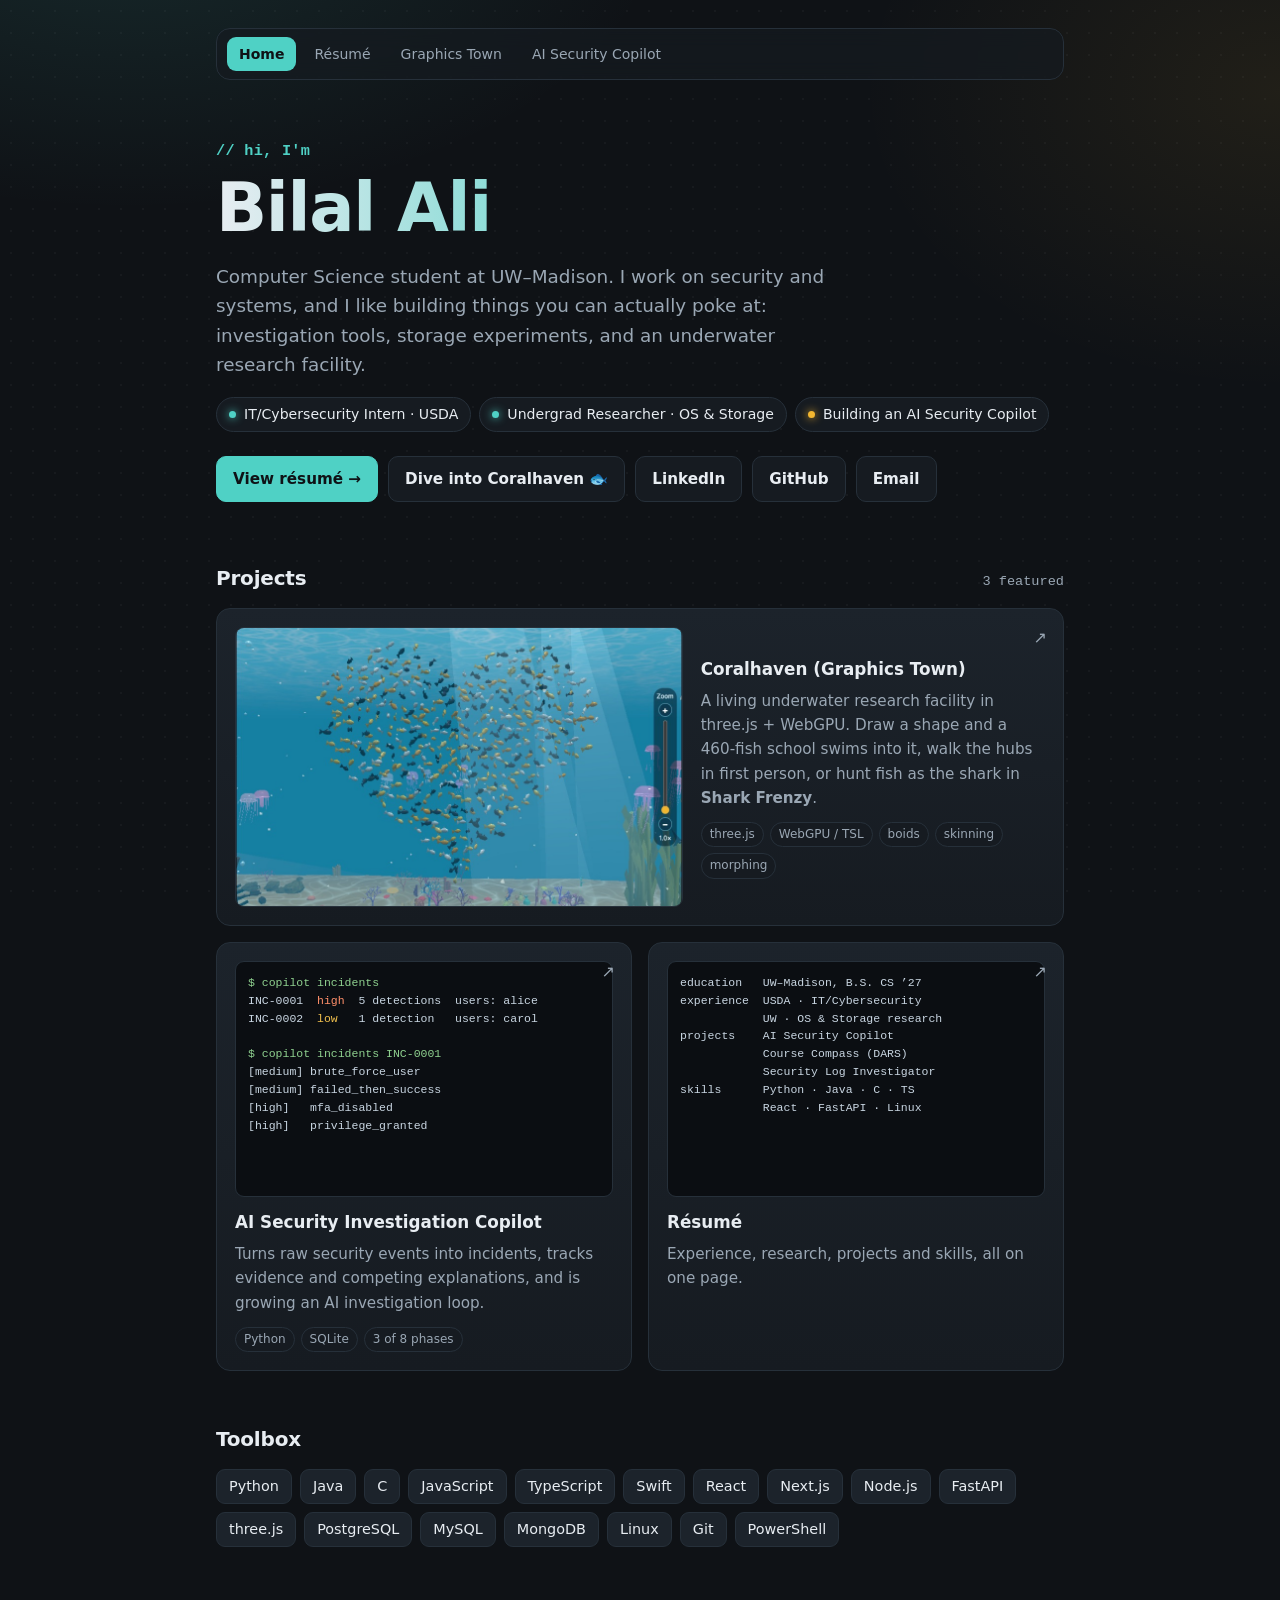
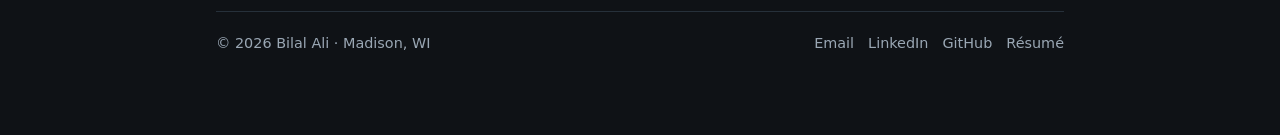
<file: index.html>
<!DOCTYPE html>
<html lang="en">
<head>
  <meta charset="utf-8" />
  <meta name="viewport" content="width=device-width, initial-scale=1" />
  <link rel="icon" href="data:," />
  <title>Bilal Ali</title>
  <meta name="description" content="Bilal Ali: Computer Science at UW–Madison, working on security and systems." />
  <link rel="stylesheet" href="assets/site.css" />
</head>
<body>
  <div class="wrap">
    <nav>
      <a href="./" aria-current="page">Home</a>
      <a href="resume/">Résumé</a>
      <a href="graphics-town/07-06-01.html">Graphics Town</a>
      <a href="ai-security-copilot/">AI Security Copilot</a>
    </nav>

    <header class="hero">
      <div class="bubbles" aria-hidden="true">
        <span style="left:6%;  animation-duration:9s;  animation-delay:0s;   width:8px;  height:8px"></span>
        <span style="left:18%; animation-duration:12s; animation-delay:3s"></span>
        <span style="left:34%; animation-duration:10s; animation-delay:6s;   width:6px;  height:6px"></span>
        <span style="left:52%; animation-duration:14s; animation-delay:1s;   width:14px; height:14px"></span>
        <span style="left:68%; animation-duration:11s; animation-delay:4.5s"></span>
        <span style="left:81%; animation-duration:13s; animation-delay:2s;   width:7px;  height:7px"></span>
        <span style="left:93%; animation-duration:10s; animation-delay:7s;   width:12px; height:12px"></span>
      </div>
      <p class="hello">// hi, I'm</p>
      <h1>Bilal Ali</h1>
      <p class="lede">
        Computer Science student at UW–Madison. I work on security and systems, and I like building
        things you can actually poke at: investigation tools, storage experiments, and an underwater research facility.
      </p>
      <ul class="status">
        <li>IT/Cybersecurity Intern · USDA</li>
        <li>Undergrad Researcher · OS &amp; Storage</li>
        <li class="amber">Building an AI Security Copilot</li>
      </ul>
      <div class="cta">
        <a class="btn primary" href="resume/">View résumé →</a>
        <a class="btn" href="graphics-town/07-06-01.html">Dive into Coralhaven 🐟</a>
        <a class="btn" href="https://www.linkedin.com/in/bilal-ali-9739433ab">LinkedIn</a>
        <a class="btn" href="https://github.com/bilalx796">GitHub</a>
        <a class="btn" href="mailto:bilalx796@gmail.com">Email</a>
      </div>
    </header>

    <div class="section-title"><h2>Projects</h2><span>3 featured</span></div>
    <div class="cards">
      <a class="card wide" href="graphics-town/07-06-01.html">
        <img class="thumb" src="assets/coralhaven.jpg" alt="Coralhaven: four glass hubs on the sea floor joined by corridors, a tram loop, and a school of fish">
        <div>
          <span class="go">↗</span>
          <h3>Coralhaven (Graphics Town)</h3>
          <p>A living underwater research facility in three.js + WebGPU. Draw a shape and a 460-fish school swims into it,
            walk the hubs in first person, or hunt fish as the shark in <b>Shark Frenzy</b>.</p>
          <div class="tags"><span>three.js</span><span>WebGPU / TSL</span><span>boids</span><span>skinning</span><span>morphing</span></div>
        </div>
      </a>
      <a class="card" href="ai-security-copilot/">
        <div class="mini-term"><span class="c">$ copilot incidents</span>
INC-0001  <span class="h">high</span>  5 detections  users: alice
INC-0002  <span class="m">low</span>   1 detection   users: carol

<span class="c">$ copilot incidents INC-0001</span>
[medium] brute_force_user
[medium] failed_then_success
[high]   mfa_disabled
[high]   privilege_granted</div>
        <span class="go">↗</span>
        <h3>AI Security Investigation Copilot</h3>
        <p>Turns raw security events into incidents, tracks evidence and competing explanations, and is growing an AI investigation loop.</p>
        <div class="tags"><span>Python</span><span>SQLite</span><span>3 of 8 phases</span></div>
      </a>
      <a class="card" href="resume/">
        <div class="mini-term">education   UW–Madison, B.S. CS ’27
experience  USDA · IT/Cybersecurity
            UW · OS &amp; Storage research
projects    AI Security Copilot
            Course Compass (DARS)
            Security Log Investigator
skills      Python · Java · C · TS
            React · FastAPI · Linux</div>
        <span class="go">↗</span>
        <h3>Résumé</h3>
        <p>Experience, research, projects and skills, all on one page.</p>
      </a>
    </div>

    <div class="section-title"><h2>Toolbox</h2></div>
    <div class="chips">
      <span>Python</span><span>Java</span><span>C</span><span>JavaScript</span><span>TypeScript</span><span>Swift</span>
      <span>React</span><span>Next.js</span><span>Node.js</span><span>FastAPI</span><span>three.js</span>
      <span>PostgreSQL</span><span>MySQL</span><span>MongoDB</span><span>Linux</span><span>Git</span><span>PowerShell</span>
    </div>

    <footer class="site">
      <span>© 2026 Bilal Ali · Madison, WI</span>
      <span><a href="mailto:bilalx796@gmail.com">Email</a><a href="https://www.linkedin.com/in/bilal-ali-9739433ab">LinkedIn</a><a href="https://github.com/bilalx796">GitHub</a><a href="resume/">Résumé</a></span>
    </footer>
  </div>
</body>
</html>
</file>
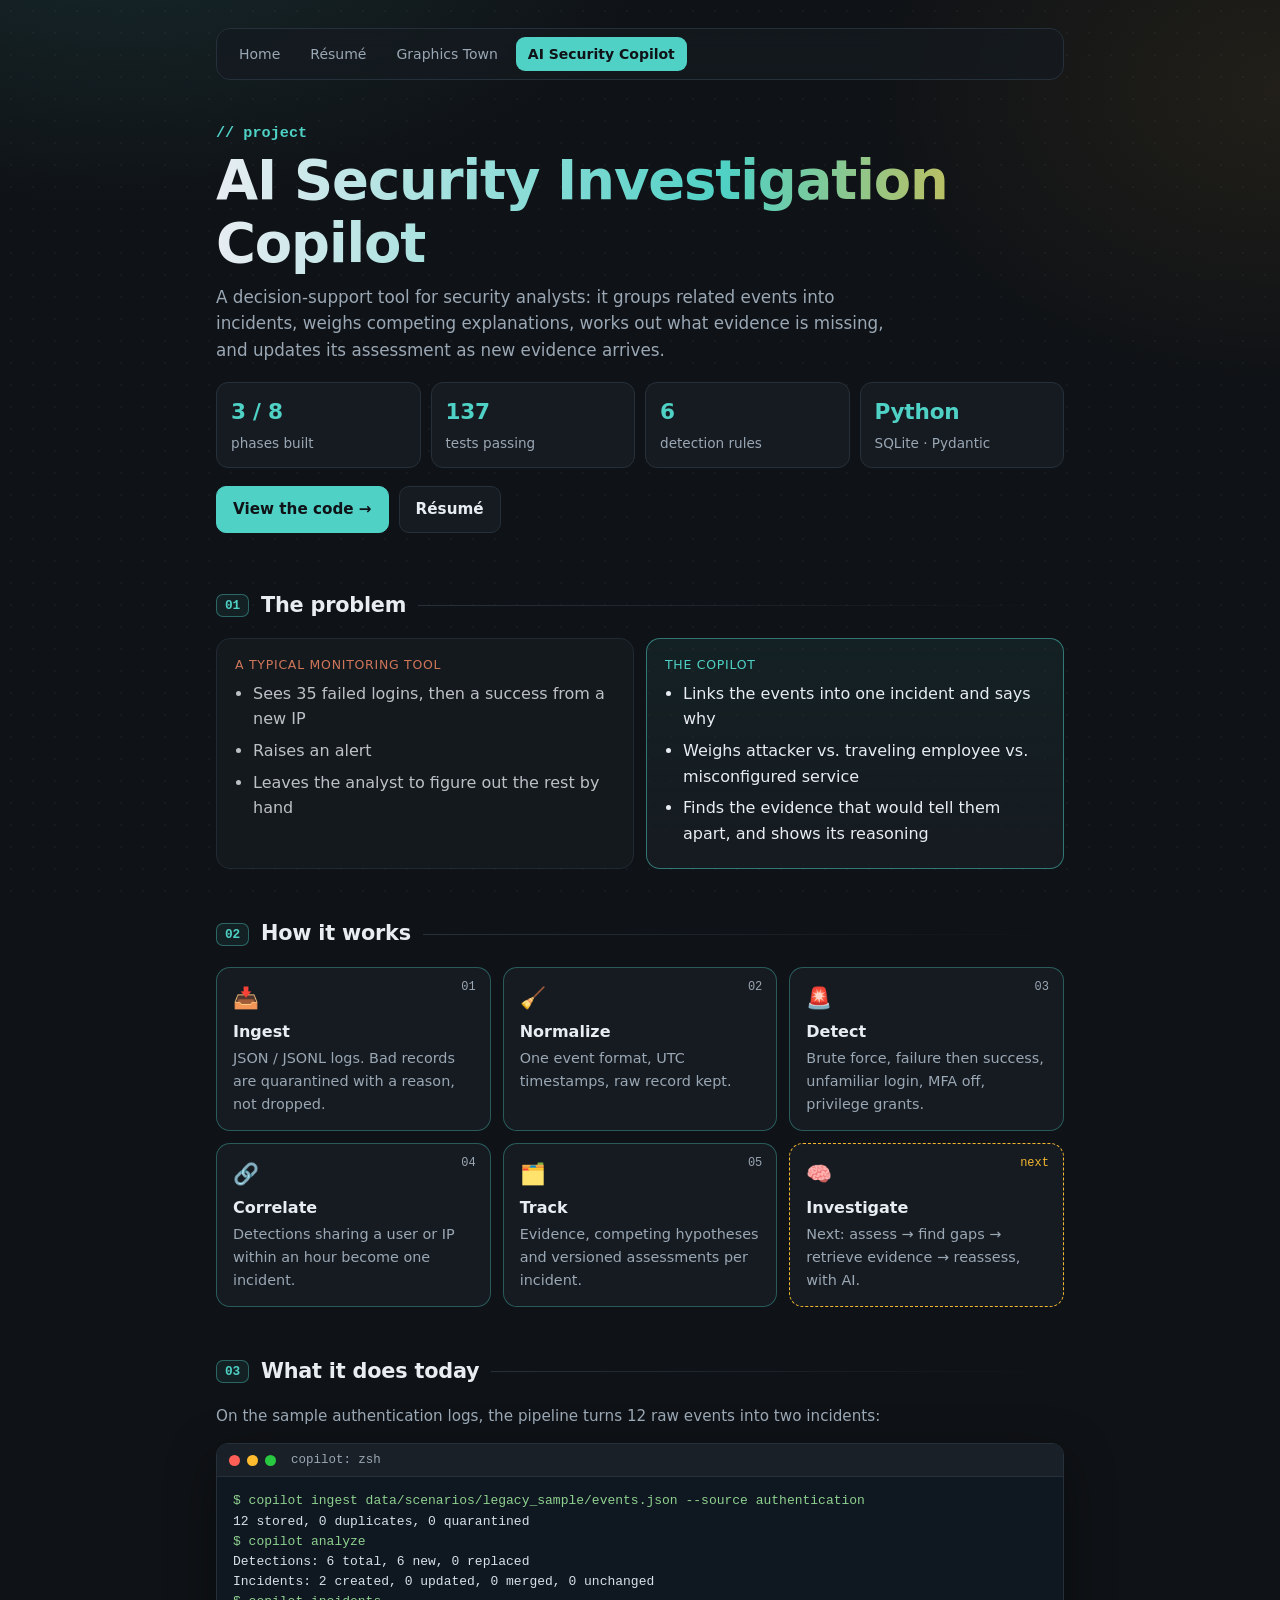
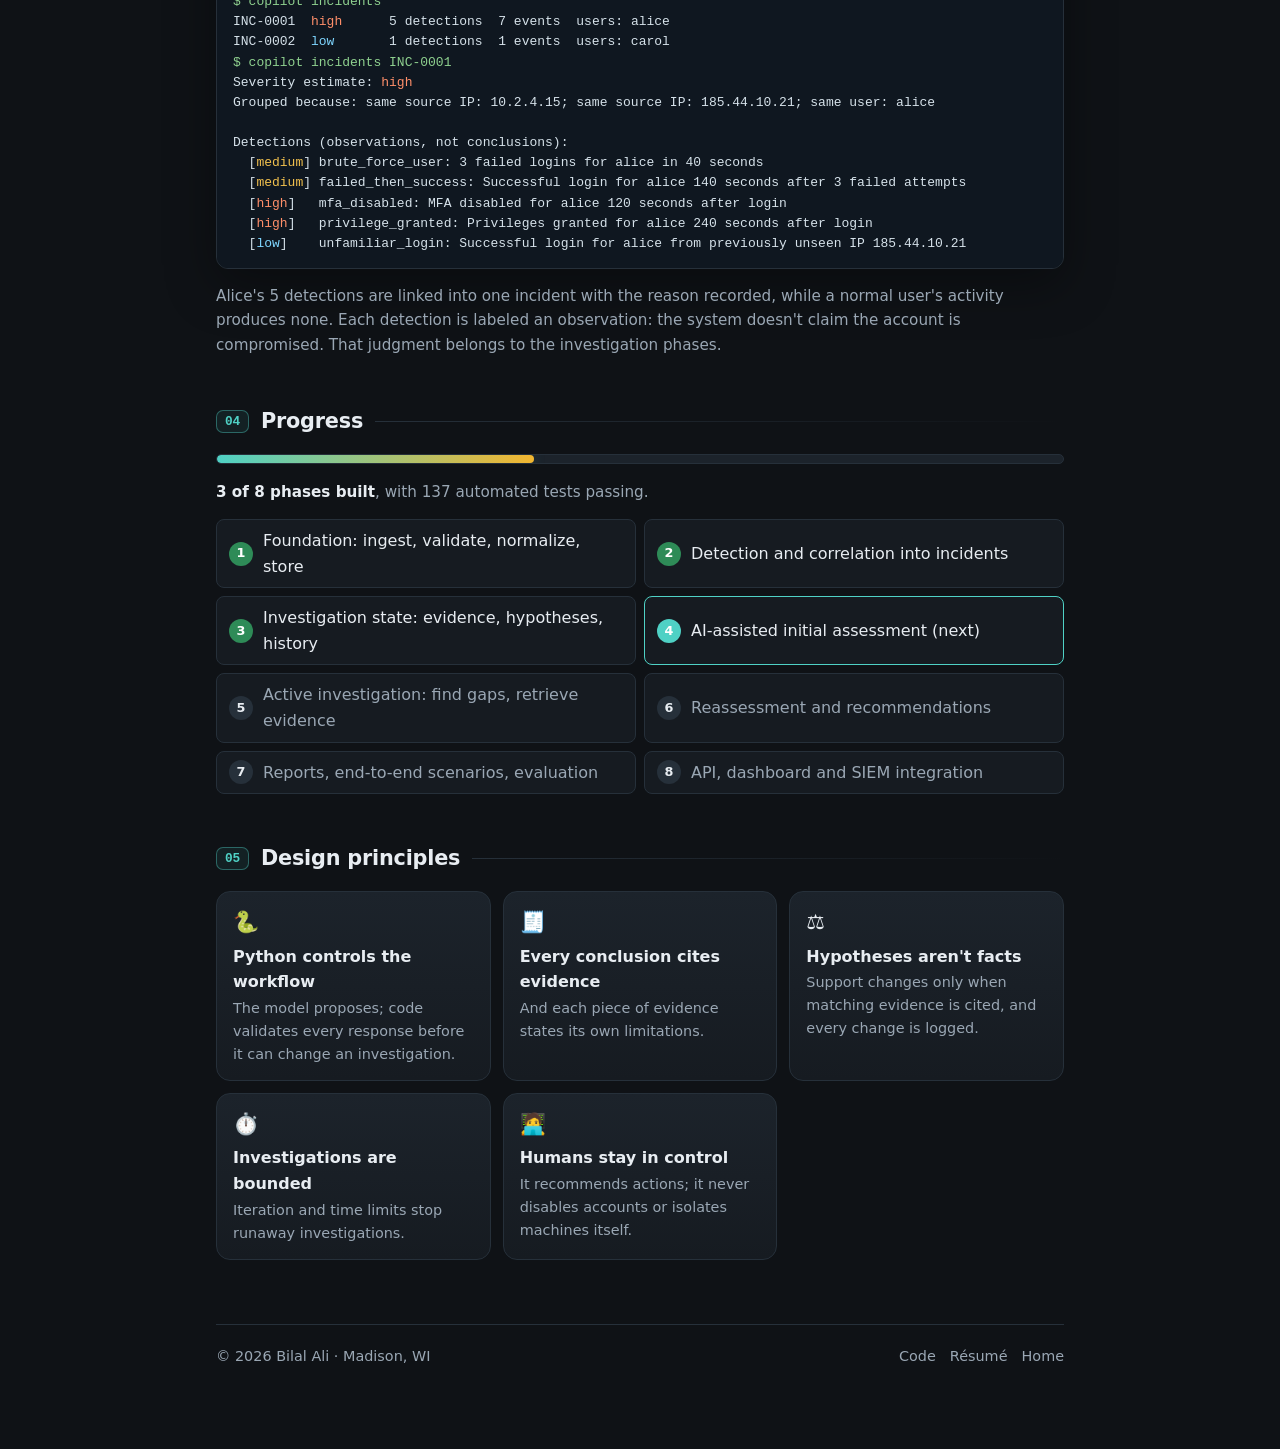
<file: ai-security-copilot/index.html>
<!DOCTYPE html>
<html lang="en">
<head>
  <meta charset="utf-8" />
  <meta name="viewport" content="width=device-width, initial-scale=1" />
  <link rel="icon" href="data:," />
  <title>AI Security Copilot · Bilal Ali</title>
  <link rel="stylesheet" href="../assets/site.css" />
</head>
<body>
  <div class="wrap">
    <nav>
      <a href="../">Home</a>
      <a href="../resume/">Résumé</a>
      <a href="../graphics-town/07-06-01.html">Graphics Town</a>
      <a href="./" aria-current="page">AI Security Copilot</a>
    </nav>

    <header class="cv-head">
      <div>
        <p class="hello">// project</p>
        <h1 class="grad">AI Security Investigation Copilot</h1>
        <p class="cv-sub proj-lede">
          A decision-support tool for security analysts: it groups related events into incidents, weighs competing
          explanations, works out what evidence is missing, and updates its assessment as new evidence arrives.
        </p>
      </div>
      <div class="stats">
        <div><b>3 / 8</b><span>phases built</span></div>
        <div><b>137</b><span>tests passing</span></div>
        <div><b>6</b><span>detection rules</span></div>
        <div><b>Python</b><span>SQLite · Pydantic</span></div>
      </div>
      <div class="cta">
        <a class="btn primary" href="https://github.com/bilalx796/AI-Security-Investigation-Copilot">View the code →</a>
        <a class="btn" href="../resume/">Résumé</a>
      </div>
    </header>

    <h2 class="cv-title"><span>01</span> The problem</h2>
    <div class="compare">
      <div class="before">
        <p class="label">A typical monitoring tool</p>
        <ul>
          <li>Sees 35 failed logins, then a success from a new IP</li>
          <li>Raises an alert</li>
          <li>Leaves the analyst to figure out the rest by hand</li>
        </ul>
      </div>
      <div class="after">
        <p class="label">The Copilot</p>
        <ul>
          <li>Links the events into one incident and says why</li>
          <li>Weighs attacker vs. traveling employee vs. misconfigured service</li>
          <li>Finds the evidence that would tell them apart, and shows its reasoning</li>
        </ul>
      </div>
    </div>

    <h2 class="cv-title"><span>02</span> How it works</h2>
    <div class="pipeline">
      <div class="step done"><i>📥</i><b>Ingest</b><p>JSON / JSONL logs. Bad records are quarantined with a reason, not dropped.</p></div>
      <div class="step done"><i>🧹</i><b>Normalize</b><p>One event format, UTC timestamps, raw record kept.</p></div>
      <div class="step done"><i>🚨</i><b>Detect</b><p>Brute force, failure then success, unfamiliar login, MFA off, privilege grants.</p></div>
      <div class="step done"><i>🔗</i><b>Correlate</b><p>Detections sharing a user or IP within an hour become one incident.</p></div>
      <div class="step done"><i>🗂️</i><b>Track</b><p>Evidence, competing hypotheses and versioned assessments per incident.</p></div>
      <div class="step next"><i>🧠</i><b>Investigate</b><p>Next: assess → find gaps → retrieve evidence → reassess, with AI.</p></div>
    </div>

    <h2 class="cv-title"><span>03</span> What it does today</h2>
    <p class="note">On the sample authentication logs, the pipeline turns 12 raw events into two incidents:</p>
    <div class="window">
      <div class="window-bar"><span></span><span></span><span></span><em>copilot: zsh</em></div>
<pre class="term"><span class="cmd">$ copilot ingest data/scenarios/legacy_sample/events.json --source authentication</span>
12 stored, 0 duplicates, 0 quarantined
<span class="cmd">$ copilot analyze</span>
Detections: 6 total, 6 new, 0 replaced
Incidents: 2 created, 0 updated, 0 merged, 0 unchanged
<span class="cmd">$ copilot incidents</span>
INC-0001  <span class="sev-h">high</span>      5 detections  7 events  users: alice
INC-0002  <span class="sev-l">low</span>       1 detections  1 events  users: carol
<span class="cmd">$ copilot incidents INC-0001</span>
Severity estimate: <span class="sev-h">high</span>
Grouped because: same source IP: 10.2.4.15; same source IP: 185.44.10.21; same user: alice

Detections (observations, not conclusions):
  [<span class="sev-m">medium</span>] brute_force_user: 3 failed logins for alice in 40 seconds
  [<span class="sev-m">medium</span>] failed_then_success: Successful login for alice 140 seconds after 3 failed attempts
  [<span class="sev-h">high</span>]   mfa_disabled: MFA disabled for alice 120 seconds after login
  [<span class="sev-h">high</span>]   privilege_granted: Privileges granted for alice 240 seconds after login
  [<span class="sev-l">low</span>]    unfamiliar_login: Successful login for alice from previously unseen IP 185.44.10.21</pre>
    </div>
    <p class="note">
      Alice's 5 detections are linked into one incident with the reason recorded, while a normal user's activity
      produces none. Each detection is labeled an observation: the system doesn't claim the account is compromised.
      That judgment belongs to the investigation phases.
    </p>

    <h2 class="cv-title"><span>04</span> Progress</h2>
    <div class="progress"><div style="width: 37.5%"></div></div>
    <p class="note"><b style="color: var(--text)">3 of 8 phases built</b>, with 137 automated tests passing.</p>
    <div class="phase-grid">
      <div class="phase done"><span>1</span>Foundation: ingest, validate, normalize, store</div>
      <div class="phase done"><span>2</span>Detection and correlation into incidents</div>
      <div class="phase done"><span>3</span>Investigation state: evidence, hypotheses, history</div>
      <div class="phase next"><span>4</span>AI-assisted initial assessment (next)</div>
      <div class="phase"><span>5</span>Active investigation: find gaps, retrieve evidence</div>
      <div class="phase"><span>6</span>Reassessment and recommendations</div>
      <div class="phase"><span>7</span>Reports, end-to-end scenarios, evaluation</div>
      <div class="phase"><span>8</span>API, dashboard and SIEM integration</div>
    </div>

    <h2 class="cv-title"><span>05</span> Design principles</h2>
    <div class="principles">
      <div><i>🐍</i><b>Python controls the workflow</b><p>The model proposes; code validates every response before it can change an investigation.</p></div>
      <div><i>🧾</i><b>Every conclusion cites evidence</b><p>And each piece of evidence states its own limitations.</p></div>
      <div><i>⚖️</i><b>Hypotheses aren't facts</b><p>Support changes only when matching evidence is cited, and every change is logged.</p></div>
      <div><i>⏱️</i><b>Investigations are bounded</b><p>Iteration and time limits stop runaway investigations.</p></div>
      <div><i>🧑‍💻</i><b>Humans stay in control</b><p>It recommends actions; it never disables accounts or isolates machines itself.</p></div>
    </div>

    <footer class="site">
      <span>© 2026 Bilal Ali · Madison, WI</span>
      <span><a href="https://github.com/bilalx796/AI-Security-Investigation-Copilot">Code</a><a href="../resume/">Résumé</a><a href="../">Home</a></span>
    </footer>
  </div>
</body>
</html>
</file>
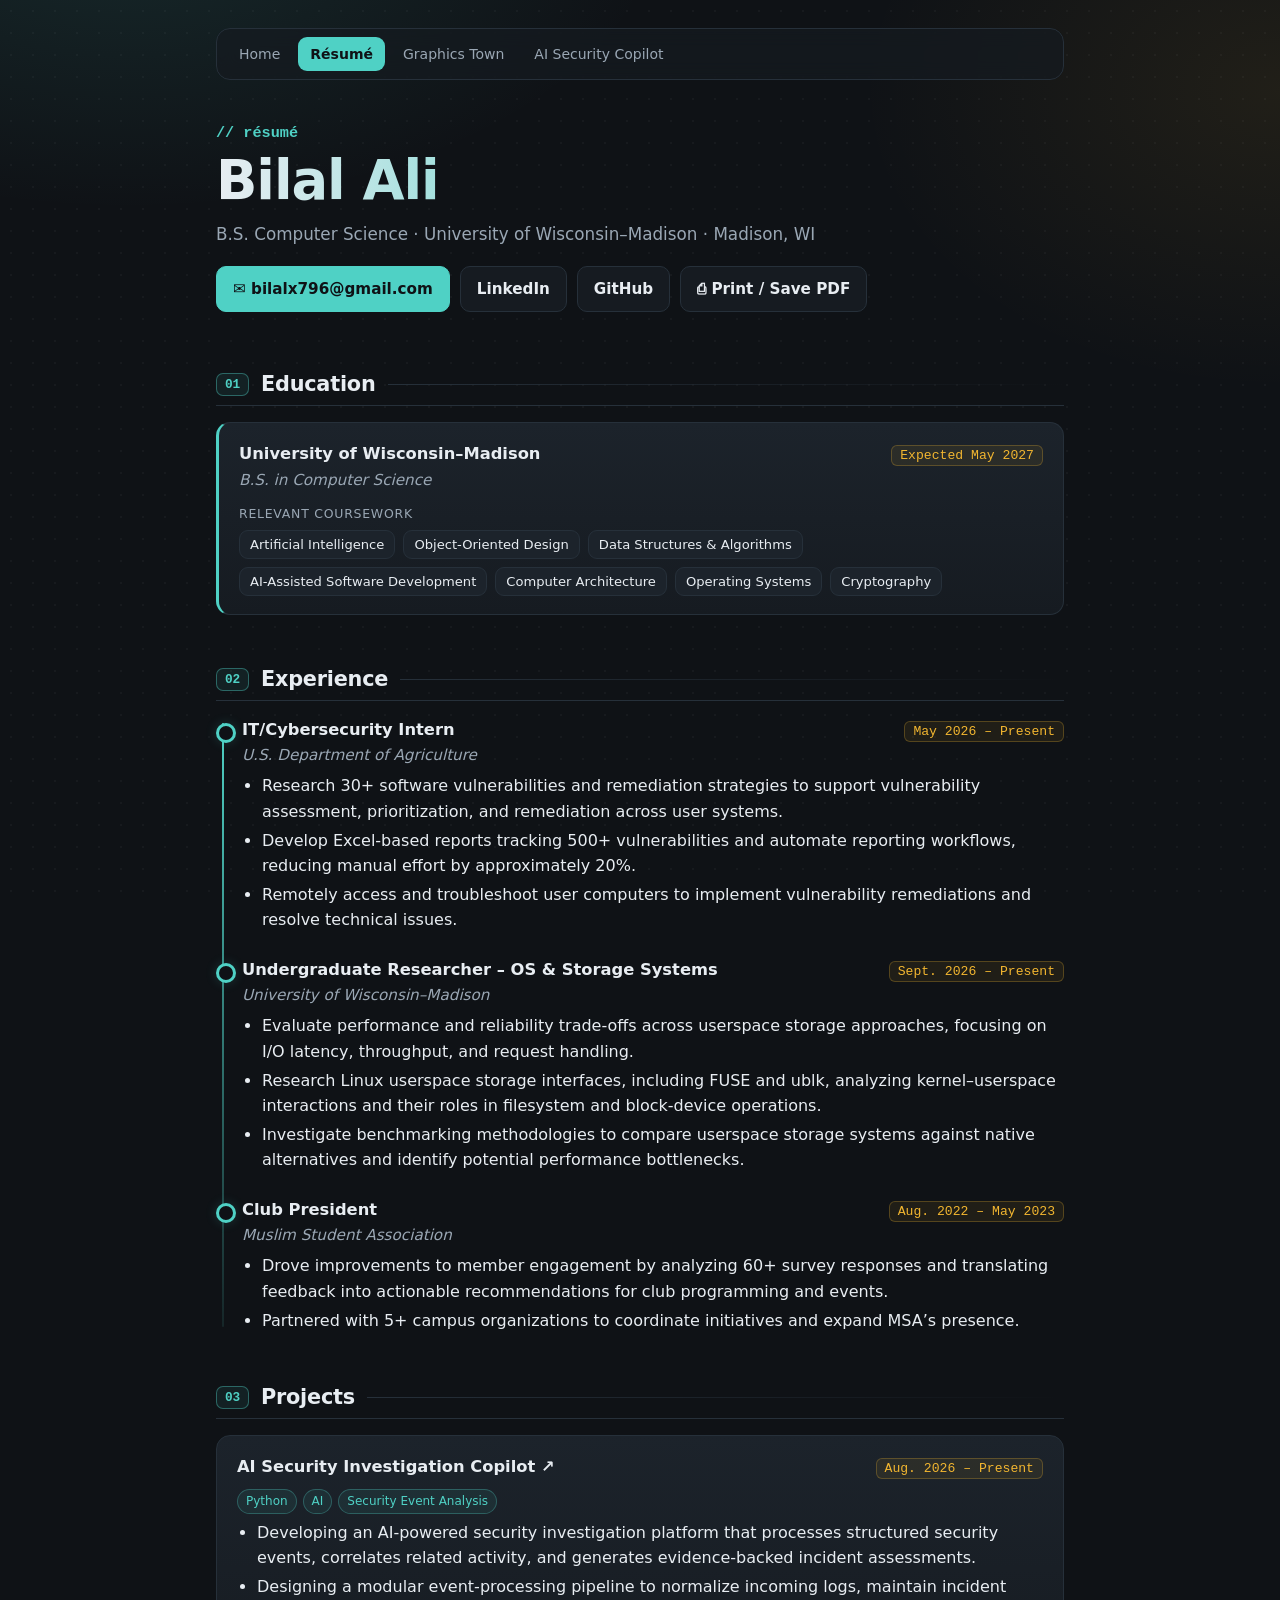
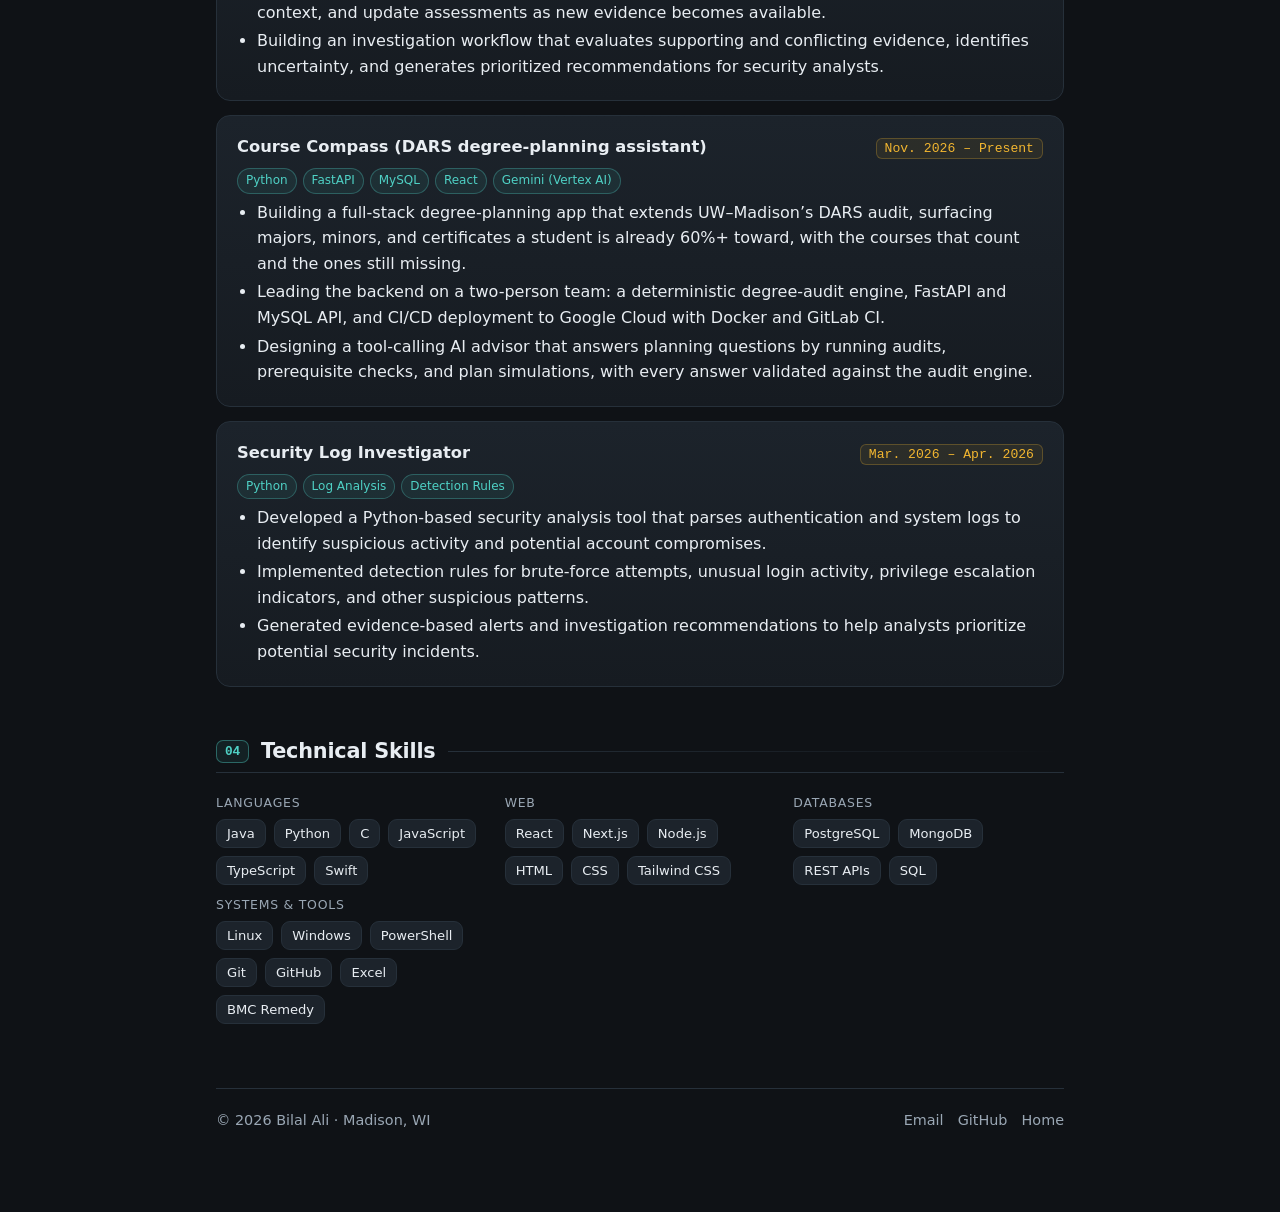
<file: resume/index.html>
<!DOCTYPE html>
<html lang="en">
<head>
  <meta charset="utf-8" />
  <meta name="viewport" content="width=device-width, initial-scale=1" />
  <link rel="icon" href="data:," />
  <title>Résumé · Bilal Ali</title>
  <link rel="stylesheet" href="../assets/site.css" />
</head>
<body>
  <div class="wrap">
    <nav>
      <a href="../">Home</a>
      <a href="./" aria-current="page">Résumé</a>
      <a href="../graphics-town/07-06-01.html">Graphics Town</a>
      <a href="../ai-security-copilot/">AI Security Copilot</a>
    </nav>

    <header class="cv-head">
      <div>
        <p class="hello">// résumé</p>
        <h1 class="grad">Bilal Ali</h1>
        <p class="cv-sub">B.S. Computer Science · University of Wisconsin–Madison · Madison, WI</p>
      </div>
      <div class="cta">
        <a class="btn primary" href="mailto:bilalx796@gmail.com">✉ bilalx796@gmail.com</a>
        <a class="btn" href="https://www.linkedin.com/in/bilal-ali-9739433ab">LinkedIn</a>
        <a class="btn" href="https://github.com/bilalx796">GitHub</a>
        <button class="btn" type="button" onclick="window.print()">⎙ Print / Save PDF</button>
      </div>
    </header>

    <section class="cv">
      <h2 class="cv-title"><span>01</span> Education</h2>
      <div class="edu-card">
        <div class="entry-head"><h3>University of Wisconsin–Madison</h3><span class="when">Expected May 2027</span></div>
        <div class="where">B.S. in Computer Science</div>
        <p class="label">Relevant coursework</p>
        <div class="chips small">
          <span>Artificial Intelligence</span><span>Object-Oriented Design</span><span>Data Structures &amp; Algorithms</span>
          <span>AI-Assisted Software Development</span><span>Computer Architecture</span><span>Operating Systems</span><span>Cryptography</span>
        </div>
      </div>

      <h2 class="cv-title"><span>02</span> Experience</h2>
      <div class="timeline">
        <div class="entry">
          <div class="entry-head"><h3>IT/Cybersecurity Intern</h3><span class="when">May 2026 – Present</span></div>
          <div class="where">U.S. Department of Agriculture</div>
          <ul>
            <li>Research 30+ software vulnerabilities and remediation strategies to support vulnerability assessment, prioritization, and remediation across user systems.</li>
            <li>Develop Excel-based reports tracking 500+ vulnerabilities and automate reporting workflows, reducing manual effort by approximately 20%.</li>
            <li>Remotely access and troubleshoot user computers to implement vulnerability remediations and resolve technical issues.</li>
          </ul>
        </div>
        <div class="entry">
          <div class="entry-head"><h3>Undergraduate Researcher – OS &amp; Storage Systems</h3><span class="when">Sept. 2026 – Present</span></div>
          <div class="where">University of Wisconsin–Madison</div>
          <ul>
            <li>Evaluate performance and reliability trade-offs across userspace storage approaches, focusing on I/O latency, throughput, and request handling.</li>
            <li>Research Linux userspace storage interfaces, including FUSE and ublk, analyzing kernel–userspace interactions and their roles in filesystem and block-device operations.</li>
            <li>Investigate benchmarking methodologies to compare userspace storage systems against native alternatives and identify potential performance bottlenecks.</li>
          </ul>
        </div>
        <div class="entry">
          <div class="entry-head"><h3>Club President</h3><span class="when">Aug. 2022 – May 2023</span></div>
          <div class="where">Muslim Student Association</div>
          <ul>
            <li>Drove improvements to member engagement by analyzing 60+ survey responses and translating feedback into actionable recommendations for club programming and events.</li>
            <li>Partnered with 5+ campus organizations to coordinate initiatives and expand MSA’s presence.</li>
          </ul>
        </div>
      </div>

      <h2 class="cv-title"><span>03</span> Projects</h2>
      <div class="proj-grid">
        <div class="proj">
          <div class="entry-head"><h3><a href="../ai-security-copilot/">AI Security Investigation Copilot ↗</a></h3><span class="when">Aug. 2026 – Present</span></div>
          <div class="tags"><span>Python</span><span>AI</span><span>Security Event Analysis</span></div>
          <ul>
            <li>Developing an AI-powered security investigation platform that processes structured security events, correlates related activity, and generates evidence-backed incident assessments.</li>
            <li>Designing a modular event-processing pipeline to normalize incoming logs, maintain incident context, and update assessments as new evidence becomes available.</li>
            <li>Building an investigation workflow that evaluates supporting and conflicting evidence, identifies uncertainty, and generates prioritized recommendations for security analysts.</li>
          </ul>
        </div>
        <div class="proj">
          <div class="entry-head"><h3>Course Compass (DARS degree-planning assistant)</h3><span class="when">Nov. 2026 – Present</span></div>
          <div class="tags"><span>Python</span><span>FastAPI</span><span>MySQL</span><span>React</span><span>Gemini (Vertex AI)</span></div>
          <ul>
            <li>Building a full-stack degree-planning app that extends UW–Madison’s DARS audit, surfacing majors, minors, and certificates a student is already 60%+ toward, with the courses that count and the ones still missing.</li>
            <li>Leading the backend on a two-person team: a deterministic degree-audit engine, FastAPI and MySQL API, and CI/CD deployment to Google Cloud with Docker and GitLab CI.</li>
            <li>Designing a tool-calling AI advisor that answers planning questions by running audits, prerequisite checks, and plan simulations, with every answer validated against the audit engine.</li>
          </ul>
        </div>
        <div class="proj">
          <div class="entry-head"><h3>Security Log Investigator</h3><span class="when">Mar. 2026 – Apr. 2026</span></div>
          <div class="tags"><span>Python</span><span>Log Analysis</span><span>Detection Rules</span></div>
          <ul>
            <li>Developed a Python-based security analysis tool that parses authentication and system logs to identify suspicious activity and potential account compromises.</li>
            <li>Implemented detection rules for brute-force attempts, unusual login activity, privilege escalation indicators, and other suspicious patterns.</li>
            <li>Generated evidence-based alerts and investigation recommendations to help analysts prioritize potential security incidents.</li>
          </ul>
        </div>
      </div>

      <h2 class="cv-title"><span>04</span> Technical Skills</h2>
      <div class="skill-groups">
        <div><p class="label">Languages</p><div class="chips small"><span>Java</span><span>Python</span><span>C</span><span>JavaScript</span><span>TypeScript</span><span>Swift</span></div></div>
        <div><p class="label">Web</p><div class="chips small"><span>React</span><span>Next.js</span><span>Node.js</span><span>HTML</span><span>CSS</span><span>Tailwind CSS</span></div></div>
        <div><p class="label">Databases</p><div class="chips small"><span>PostgreSQL</span><span>MongoDB</span><span>REST APIs</span><span>SQL</span></div></div>
        <div><p class="label">Systems &amp; Tools</p><div class="chips small"><span>Linux</span><span>Windows</span><span>PowerShell</span><span>Git</span><span>GitHub</span><span>Excel</span><span>BMC Remedy</span></div></div>
      </div>
    </section>

    <footer class="site">
      <span>© 2026 Bilal Ali · Madison, WI</span>
      <span><a href="mailto:bilalx796@gmail.com">Email</a><a href="https://github.com/bilalx796">GitHub</a><a href="../">Home</a></span>
    </footer>
  </div>
</body>
</html>
</file>
<file: assets/site.css>
/* ---------- theme: soft dark, with teal and amber accents ---------- */
:root {
  --bg: #0f1216;
  --surface: #161b21;
  --surface-2: #1c232b;
  --text: #e8edf2;
  --muted: #9aa7b4;
  --border: #26303a;
  --accent: #4fd1c5;
  --accent-2: #f2b630;
  --glow: rgba(79, 209, 197, 0.18);
}

* { box-sizing: border-box; }
html { scroll-behavior: smooth; }

body {
  margin: 0;
  color: var(--text);
  font: 16px/1.6 "Inter", system-ui, -apple-system, "Segoe UI", sans-serif;
  background:
    radial-gradient(900px 500px at 10% -10%, rgba(79, 209, 197, 0.12), transparent 60%),
    radial-gradient(700px 500px at 100% 10%, rgba(242, 182, 48, 0.08), transparent 60%),
    radial-gradient(rgba(255, 255, 255, 0.035) 1px, transparent 1px) 0 0 / 22px 22px,
    var(--bg);
  background-attachment: fixed;
  min-height: 100vh;
}

.wrap {
  max-width: 880px;
  margin: 0 auto;
  padding: 28px 16px 80px;
}

/* frosted, sticky navigation bar */
nav {
  position: sticky;
  top: 12px;
  z-index: 10;
  display: flex;
  gap: 6px;
  flex-wrap: wrap;
  align-items: center;
  margin: 0 0 44px;
  padding: 8px 10px;
  border: 1px solid var(--border);
  border-radius: 14px;
  background: rgba(22, 27, 33, 0.72);
  backdrop-filter: blur(10px);
  -webkit-backdrop-filter: blur(10px);
  font-size: 14px;
}
nav a { color: var(--muted); text-decoration: none; padding: 6px 12px; border-radius: 9px; transition: background 0.15s, color 0.15s; }
nav a:hover { color: var(--text); background: var(--surface-2); }
nav a[aria-current="page"] { color: #0f1216; background: var(--accent); font-weight: 600; }

h1 { font-size: 2.3rem; line-height: 1.15; margin: 0 0 8px; letter-spacing: -0.02em; }
h2 { font-size: 1.25rem; margin: 40px 0 12px; letter-spacing: -0.01em; }
.lede { color: var(--muted); font-size: 1.1rem; margin: 0 0 32px; }

a { color: var(--accent); }
::selection { background: rgba(79, 209, 197, 0.35); }

.cards {
  display: grid;
  grid-template-columns: repeat(auto-fit, minmax(300px, 1fr));
  gap: 16px;
}

.card {
  display: block;
  position: relative;
  background: linear-gradient(180deg, var(--surface-2), var(--surface));
  border: 1px solid var(--border);
  border-radius: 14px;
  padding: 18px;
  color: inherit;
  text-decoration: none;
  transition: transform 0.2s, border-color 0.2s, box-shadow 0.2s;
}
.card:hover { transform: translateY(-4px); border-color: rgba(79, 209, 197, 0.6); box-shadow: 0 12px 40px var(--glow); }
.card h3 { margin: 0 0 6px; font-size: 1.05rem; }
.card p { margin: 0; color: var(--muted); font-size: 0.95rem; }

.placeholder {
  border: 1px dashed var(--border);
  border-radius: 10px;
  padding: 20px;
  color: var(--muted);
}

/* résumé */
.cv h2 { border-bottom: 1px solid var(--border); padding-bottom: 4px; }
.cv .entry { margin: 0 0 18px; }
.cv .entry-head { display: flex; justify-content: space-between; align-items: baseline; gap: 12px; flex-wrap: wrap; }
.cv h3 { margin: 0; font-size: 1.02rem; }
.cv .when { color: var(--muted); font-size: 0.92rem; white-space: nowrap; }
.cv .where { color: var(--muted); font-style: italic; font-size: 0.95rem; }
.cv ul { margin: 6px 0 0; padding-left: 20px; }
.cv li { margin: 3px 0; }
.cv p { margin: 6px 0 0; }
.skills { display: grid; grid-template-columns: max-content 1fr; gap: 4px 16px; margin: 0; }
.skills dt { font-weight: 600; }
.skills dd { margin: 0; color: var(--muted); }
@media (max-width: 560px) { .skills { grid-template-columns: 1fr; } .skills dd { margin-bottom: 6px; } }

/* project pages */
.meta-row { color: var(--muted); margin: -16px 0 28px; font-size: 0.95rem; }
.pill { display: inline-block; padding: 2px 10px; margin: 0 6px 6px 0; border: 1px solid var(--border);
  border-radius: 999px; background: var(--surface); font-size: 0.85rem; color: var(--text); }
.steps { padding-left: 22px; }
.steps li { margin: 6px 0; }
.term { background: #0f1720; color: #d6e2ea; padding: 14px 16px; border-radius: 10px; overflow-x: auto;
  font: 13px/1.55 ui-monospace, SFMono-Regular, Menlo, monospace; white-space: pre; }
.term .cmd { color: #8fd18f; }
.note { color: var(--muted); font-size: 0.95rem; }
.phases { display: grid; gap: 6px; }
.phase { display: flex; align-items: center; gap: 10px; padding: 8px 12px; border: 1px solid var(--border);
  border-radius: 8px; background: var(--surface); color: var(--muted); }
.phase span { flex: none; width: 24px; height: 24px; border-radius: 50%; display: grid; place-items: center;
  font-size: 0.8rem; font-weight: 700; background: var(--border); color: var(--text); }
.phase.done { color: var(--text); }
.phase.done span { background: #2e8b57; color: #fff; }
.phase.next { border-color: var(--accent); color: var(--text); }
.phase.next span { background: var(--accent); color: #fff; }

/* ---------- home page ---------- */
.hero { position: relative; padding: 18px 0 8px; overflow: hidden; }
.hero .hello { color: var(--accent); font: 600 0.95rem ui-monospace, SFMono-Regular, Menlo, monospace; letter-spacing: 0.02em; margin: 0 0 10px; }
.hero h1 {
  font-size: clamp(2.6rem, 8vw, 4.2rem);
  margin: 0 0 14px;
  background: linear-gradient(90deg, #e8edf2 0%, var(--accent) 55%, var(--accent-2) 100%);
  -webkit-background-clip: text;
  background-clip: text;
  color: transparent;
}
.hero .lede { max-width: 620px; font-size: 1.15rem; margin-bottom: 18px; }
.status { display: flex; flex-wrap: wrap; gap: 8px; margin: 0 0 24px; padding: 0; list-style: none; }
.status li { display: inline-flex; align-items: center; gap: 8px; padding: 5px 12px; border: 1px solid var(--border);
  border-radius: 999px; background: var(--surface); font-size: 0.88rem; color: var(--text); }
.status li::before { content: ""; width: 7px; height: 7px; border-radius: 50%; background: var(--accent); box-shadow: 0 0 8px var(--accent); }
.status li.amber::before { background: var(--accent-2); box-shadow: 0 0 8px var(--accent-2); }
.cta { display: flex; flex-wrap: wrap; gap: 10px; }
.btn { display: inline-flex; align-items: center; gap: 8px; padding: 10px 16px; border-radius: 10px; font-weight: 600;
  font-size: 0.95rem; text-decoration: none; border: 1px solid var(--border); color: var(--text); background: var(--surface);
  transition: transform 0.15s, border-color 0.15s, background 0.15s; }
.btn:hover { transform: translateY(-2px); border-color: var(--accent); }
.btn.primary { background: var(--accent); color: #0f1216; border-color: var(--accent); }
.btn.primary:hover { background: #6ee0d5; }

/* rising bubbles behind the hero (a nod to Coralhaven) */
.bubbles { position: absolute; inset: 0; pointer-events: none; z-index: -1; }
.bubbles span { position: absolute; bottom: -20px; width: 10px; height: 10px; border-radius: 50%;
  border: 1px solid rgba(79, 209, 197, 0.45); background: rgba(79, 209, 197, 0.06); animation: rise linear infinite; }
@keyframes rise {
  from { transform: translate(0, 0); opacity: 0; }
  15% { opacity: 1; }
  to { transform: translate(18px, -420px); opacity: 0; }
}
@media (prefers-reduced-motion: reduce) { .bubbles { display: none; } .card, .btn { transition: none; } }

.section-title { display: flex; align-items: baseline; justify-content: space-between; gap: 12px; margin: 52px 0 14px; }
.section-title h2 { margin: 0; }
.section-title span { color: var(--muted); font: 0.85rem ui-monospace, SFMono-Regular, Menlo, monospace; }

.card .thumb { display: block; width: 100%; aspect-ratio: 16 / 10; object-fit: cover; border-radius: 9px; margin-bottom: 12px;
  border: 1px solid var(--border); }
.card .mini-term { margin: 0 0 12px; padding: 12px; border-radius: 9px; background: #0b0e12; border: 1px solid var(--border);
  font: 11.5px/1.55 ui-monospace, SFMono-Regular, Menlo, monospace; color: #c9d6e2; aspect-ratio: 16 / 10; overflow: hidden; white-space: pre; }
.card .mini-term .c { color: #8fd18f; }
.card .mini-term .h { color: #ff8f6a; }
.card .mini-term .m { color: #f2c14e; }
.card .tags { display: flex; flex-wrap: wrap; gap: 6px; margin-top: 12px; }
.card .tags span { font-size: 0.75rem; padding: 2px 8px; border-radius: 999px; background: var(--surface); border: 1px solid var(--border); color: var(--muted); }
.card .go { position: absolute; top: 16px; right: 16px; color: var(--muted); transition: color 0.2s, transform 0.2s; }
.card:hover .go { color: var(--accent); transform: translate(2px, -2px); }
.card.wide { grid-column: 1 / -1; display: grid; grid-template-columns: 1.3fr 1fr; gap: 18px; align-items: center; }
.card.wide .thumb { margin: 0; }
@media (max-width: 640px) { .card.wide { grid-template-columns: 1fr; } }

.now { display: grid; grid-template-columns: repeat(auto-fit, minmax(240px, 1fr)); gap: 12px; }
.now div { padding: 14px 16px; border-radius: 12px; border: 1px solid var(--border); background: var(--surface); }
.now b { display: block; margin-bottom: 4px; }
.now p { margin: 0; color: var(--muted); font-size: 0.93rem; }

.chips { display: flex; flex-wrap: wrap; gap: 8px; }
.chips span { padding: 5px 12px; border-radius: 9px; background: var(--surface-2); border: 1px solid var(--border); font-size: 0.9rem; }

footer.site { margin-top: 64px; padding-top: 20px; border-top: 1px solid var(--border); color: var(--muted); font-size: 0.9rem;
  display: flex; flex-wrap: wrap; justify-content: space-between; gap: 10px; }
footer.site a { color: var(--muted); text-decoration: none; margin-left: 14px; }
footer.site a:hover { color: var(--accent); }

/* ---------- résumé page ---------- */
.hello { color: var(--accent); font: 600 0.95rem ui-monospace, SFMono-Regular, Menlo, monospace; margin: 0 0 8px; }
.grad {
  font-size: clamp(2.4rem, 7vw, 3.4rem);
  background: linear-gradient(90deg, #e8edf2 0%, var(--accent) 60%, var(--accent-2) 100%);
  -webkit-background-clip: text; background-clip: text; color: transparent;
}
.cv-head { display: flex; flex-direction: column; gap: 18px; padding-bottom: 8px; }
.cv-sub { color: var(--muted); margin: 0; font-size: 1.05rem; }
button.btn { cursor: pointer; font-family: inherit; }
.cv-title { display: flex; align-items: center; gap: 12px; margin: 48px 0 16px; font-size: 1.3rem; border: 0; padding: 0; }
.cv-title span { font: 600 0.8rem ui-monospace, SFMono-Regular, Menlo, monospace; color: var(--accent);
  padding: 3px 8px; border: 1px solid rgba(79, 209, 197, 0.4); border-radius: 7px; background: rgba(79, 209, 197, 0.08); }
.cv-title::after { content: ""; flex: 1; height: 1px; background: linear-gradient(90deg, var(--border), transparent); }
.cv .when { color: var(--accent-2); font: 0.82rem ui-monospace, SFMono-Regular, Menlo, monospace; padding: 2px 8px;
  border-radius: 6px; background: rgba(242, 182, 48, 0.08); border: 1px solid rgba(242, 182, 48, 0.25); }
.cv .label { margin: 12px 0 6px; color: var(--muted); font-size: 0.78rem; text-transform: uppercase; letter-spacing: 0.06em; }
.edu-card, .proj { padding: 18px 20px; border-radius: 14px; border: 1px solid var(--border);
  background: linear-gradient(180deg, var(--surface-2), var(--surface)); }
.edu-card { border-left: 3px solid var(--accent); }
.chips.small span { font-size: 0.82rem; padding: 3px 10px; }

/* experience timeline: a line down the left with a glowing dot per job */
.timeline { position: relative; padding-left: 26px; }
.timeline::before { content: ""; position: absolute; left: 6px; top: 6px; bottom: 6px; width: 2px;
  background: linear-gradient(180deg, var(--accent), rgba(79, 209, 197, 0.1)); border-radius: 2px; }
.timeline .entry { position: relative; margin: 0 0 24px; }
.timeline .entry::before { content: ""; position: absolute; left: -26px; top: 6px; width: 14px; height: 14px; border-radius: 50%;
  background: var(--bg); border: 3px solid var(--accent); box-shadow: 0 0 12px var(--glow); }

.proj-grid { display: grid; gap: 14px; }
.proj { transition: border-color 0.2s, transform 0.2s; }
.proj:hover { border-color: rgba(79, 209, 197, 0.5); transform: translateX(3px); }
.proj h3 a { color: var(--text); text-decoration: none; }
.proj h3 a:hover { color: var(--accent); }
.proj .tags { display: flex; flex-wrap: wrap; gap: 6px; margin: 8px 0 4px; }
.proj .tags span { font-size: 0.75rem; padding: 2px 8px; border-radius: 999px; background: rgba(79, 209, 197, 0.08);
  border: 1px solid rgba(79, 209, 197, 0.3); color: var(--accent); }
.skill-groups { display: grid; grid-template-columns: repeat(auto-fit, minmax(240px, 1fr)); gap: 6px 18px; }
.skill-groups .label { margin-top: 4px; }

/* printing / "Save as PDF": plain black on white, no navigation or buttons */
@media print {
  body { background: #fff !important; color: #000; font-size: 11pt; }
  nav, .cta, footer.site { display: none !important; }
  .wrap { padding: 0; max-width: none; }
  .grad { color: #000; background: none; -webkit-text-fill-color: #000; }
  .edu-card, .proj { background: none; border: 1px solid #ccc; break-inside: avoid; }
  .cv .when, .proj .tags span, .cv-title span, .chips span { color: #000; background: none; border-color: #999; }
  .timeline::before, .timeline .entry::before { box-shadow: none; }
  .cv-sub, .where, .cv .label, .hello { color: #333; }
  a, .proj h3 a { color: #000 !important; }
}

/* ---------- copilot page ---------- */
.proj-lede { max-width: 680px; line-height: 1.6; margin-top: 4px; }
.stats { display: grid; grid-template-columns: repeat(auto-fit, minmax(140px, 1fr)); gap: 10px; }
.stats div { padding: 12px 14px; border-radius: 12px; border: 1px solid var(--border); background: var(--surface); }
.stats b { display: block; font-size: 1.35rem; color: var(--accent); letter-spacing: -0.01em; }
.stats span { color: var(--muted); font-size: 0.85rem; }

.compare { display: grid; grid-template-columns: repeat(auto-fit, minmax(280px, 1fr)); gap: 12px; }
.compare > div { padding: 16px 18px; border-radius: 14px; border: 1px solid var(--border); background: var(--surface); }
.compare ul { margin: 0; padding-left: 18px; }
.compare li { margin: 6px 0; }
.compare .before { opacity: 0.8; }
.compare .before .label { color: #ff8f6a; }
.compare .after { border-color: rgba(79, 209, 197, 0.5); background: linear-gradient(180deg, rgba(79, 209, 197, 0.08), var(--surface)); }
.compare .after .label { color: var(--accent); }
.compare .label { margin: 0 0 6px; font-size: 0.78rem; text-transform: uppercase; letter-spacing: 0.06em; }

.pipeline { display: grid; grid-template-columns: repeat(auto-fit, minmax(240px, 1fr)); gap: 12px; counter-reset: step; }
.step { position: relative; padding: 14px 16px 14px 16px; border-radius: 14px; border: 1px solid var(--border); background: var(--surface); }
.step i { font-style: normal; font-size: 1.3rem; }
.step b { display: block; margin: 4px 0 2px; }
.step p { margin: 0; color: var(--muted); font-size: 0.9rem; }
.step::after { counter-increment: step; content: counter(step, decimal-leading-zero); position: absolute; top: 12px; right: 14px;
  font: 0.75rem ui-monospace, SFMono-Regular, Menlo, monospace; color: var(--muted); }
.step.done { border-color: rgba(79, 209, 197, 0.35); }
.step.next { border-style: dashed; border-color: var(--accent-2); }
.step.next::after { content: "next"; color: var(--accent-2); }

.window { border-radius: 12px; overflow: hidden; border: 1px solid var(--border); box-shadow: 0 16px 50px rgba(0, 0, 0, 0.35); }
.window-bar { display: flex; align-items: center; gap: 7px; padding: 9px 12px; background: #1a2027; border-bottom: 1px solid var(--border); }
.window-bar span { width: 11px; height: 11px; border-radius: 50%; background: #ff5f57; }
.window-bar span:nth-child(2) { background: #febc2e; }
.window-bar span:nth-child(3) { background: #28c840; }
.window-bar em { margin-left: 8px; font: 0.78rem ui-monospace, SFMono-Regular, Menlo, monospace; color: var(--muted); font-style: normal; }
.window .term { margin: 0; border-radius: 0; }
.term .sev-h { color: #ff8f6a; }
.term .sev-m { color: #f2c14e; }
.term .sev-l { color: #7fd6ff; }

.progress { height: 10px; border-radius: 999px; background: var(--surface-2); border: 1px solid var(--border); overflow: hidden; margin: 4px 0 10px; }
.progress div { height: 100%; border-radius: 999px; background: linear-gradient(90deg, var(--accent), var(--accent-2)); box-shadow: 0 0 14px var(--glow); }
.phase-grid { display: grid; grid-template-columns: repeat(auto-fit, minmax(280px, 1fr)); gap: 8px; }

.principles { display: grid; grid-template-columns: repeat(auto-fit, minmax(240px, 1fr)); gap: 12px; }
.principles div { padding: 14px 16px; border-radius: 14px; border: 1px solid var(--border); background: linear-gradient(180deg, var(--surface-2), var(--surface)); }
.principles i { font-style: normal; font-size: 1.3rem; }
.principles b { display: block; margin: 4px 0 2px; }
.principles p { margin: 0; color: var(--muted); font-size: 0.9rem; }
</file>
